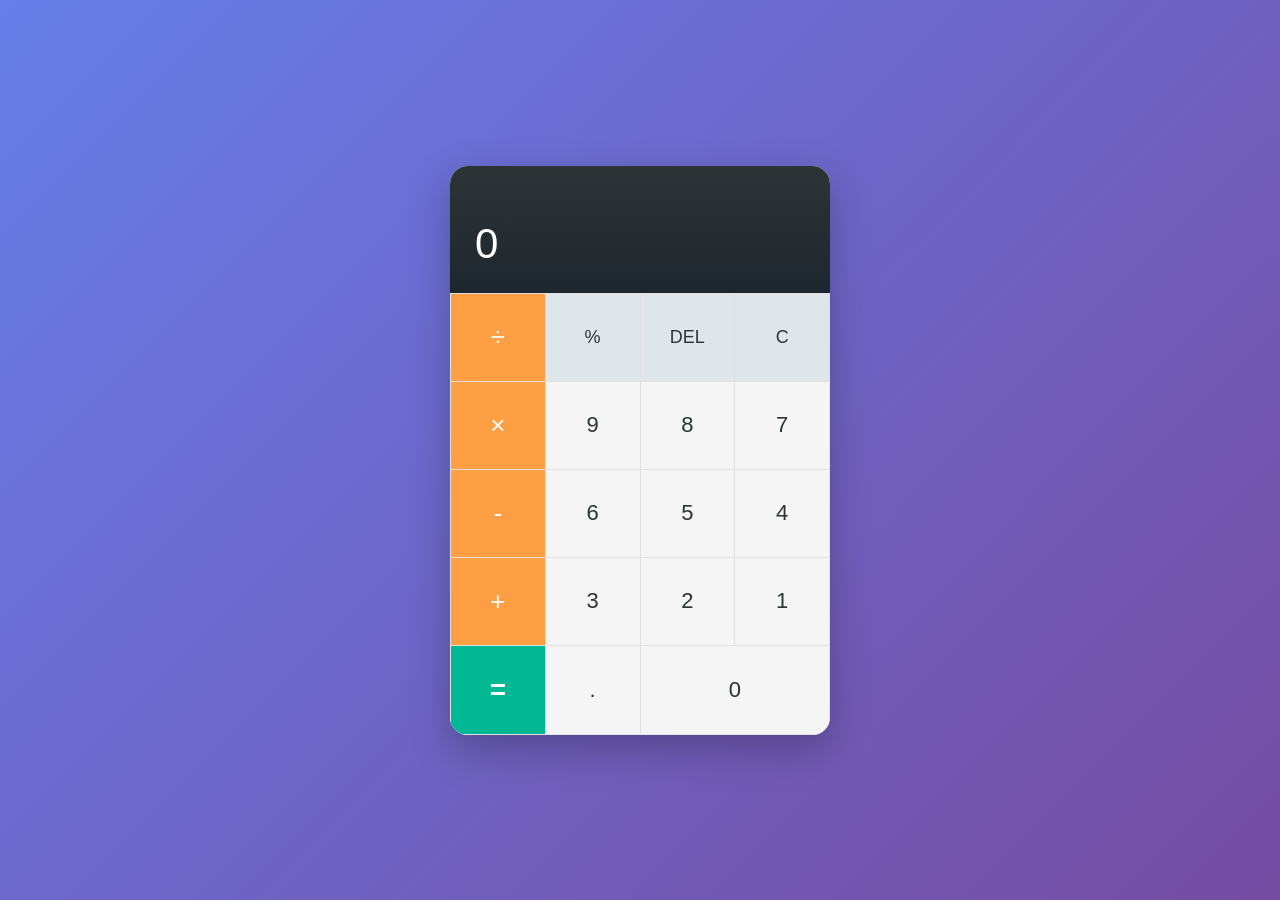
<file: calculator/index.html>
<!DOCTYPE html>
<html lang="ar" dir="rtl">
<head>
    <meta charset="UTF-8">
    <meta name="viewport" content="width=device-width, initial-scale=1.0">
    <title>calculator</title>
    <link rel="stylesheet" href="calculator.css">
</head>
<body>
    <div class="calculator">
        <div class="display">
            <div class="previous-operand"></div>
            <div class="current-operand">0</div>
        </div>
        
        <div class="buttons">
            <button class="btn btn-function" data-action="clear">C</button>
            <button class="btn btn-function" data-action="delete">DEL</button>
            <button class="btn btn-function" data-action="percent">%</button>
            <button class="btn btn-operator" data-operator="/">÷</button>
            
            <button class="btn btn-number" data-number="7">7</button>
            <button class="btn btn-number" data-number="8">8</button>
            <button class="btn btn-number" data-number="9">9</button>
            <button class="btn btn-operator" data-operator="*">×</button>
            
            <button class="btn btn-number" data-number="4">4</button>
            <button class="btn btn-number" data-number="5">5</button>
            <button class="btn btn-number" data-number="6">6</button>
            <button class="btn btn-operator" data-operator="-">-</button>
            
            <button class="btn btn-number" data-number="1">1</button>
            <button class="btn btn-number" data-number="2">2</button>
            <button class="btn btn-number" data-number="3">3</button>
            <button class="btn btn-operator" data-operator="+">+</button>
            
            <button class="btn btn-number btn-zero" data-number="0">0</button>
            <button class="btn btn-number" data-number=".">.</button>
            <button class="btn btn-equals" data-action="equals">=</button>
        </div>
    </div>

    <script src="calculator.js"></script>
</body>
</html>
</file>
<file: calculator/calculator.css>
* {
    margin: 0;
    padding: 0;
    box-sizing: border-box;
}

body {
    font-family: 'Segoe UI', Tahoma, Geneva, Verdana, sans-serif;
    background: linear-gradient(135deg, #667eea 0%, #764ba2 100%);
    min-height: 100vh;
    display: flex;
    justify-content: center;
    align-items: center;
    padding: 20px;
}

.calculator {
    background: #fff;
    border-radius: 18px;
    box-shadow: 0 15px 40px rgba(0, 0, 0, 0.25);
    overflow: hidden;
    width: 100%;
    max-width: 380px;
}

.display {
    background: linear-gradient(to bottom, #2d3436, #1e272e);
    padding: 25px;
    text-align: left;
    min-height: 120px;
    display: flex;
    flex-direction: column;
    justify-content: flex-end;
}

.previous-operand {
    color: rgba(255, 255, 255, 0.6);
    font-size: 18px;
    min-height: 24px;
    margin-bottom: 5px;
}

.current-operand {
    color: #fff;
    font-size: 42px;
    font-weight: 300;
    word-wrap: break-word;
    word-break: break-all;
}

.buttons {
    display: grid;
    grid-template-columns: repeat(4, 1fr);
    gap: 1px;
    background: #e0e0e0;
    padding: 1px;
}

.btn {
    border: none;
    background: #f5f5f5;
    font-size: 22px;
    padding: 28px;
    cursor: pointer;
    transition: all 0.15s ease;
    font-weight: 500;
}

.btn:hover {
    background: #e8e8e8;
}

.btn:active {
    transform: scale(0.95);
}

.btn-number {
    color: #2d3436;
}

.btn-operator {
    background: #ff9f43;
    color: white;
    font-size: 26px;
}

.btn-operator:hover {
    background: #ff8c1a;
}

.btn-function {
    background: #dfe6e9;
    color: #2d3436;
    font-size: 18px;
}

.btn-function:hover {
    background: #b2bec3;
}

.btn-equals {
    background: #00b894;
    color: white;
    font-size: 28px;
    font-weight: 600;
}

.btn-equals:hover {
    background: #00a383;
}

.btn-zero {
    grid-column: span 2;
}
</file>
